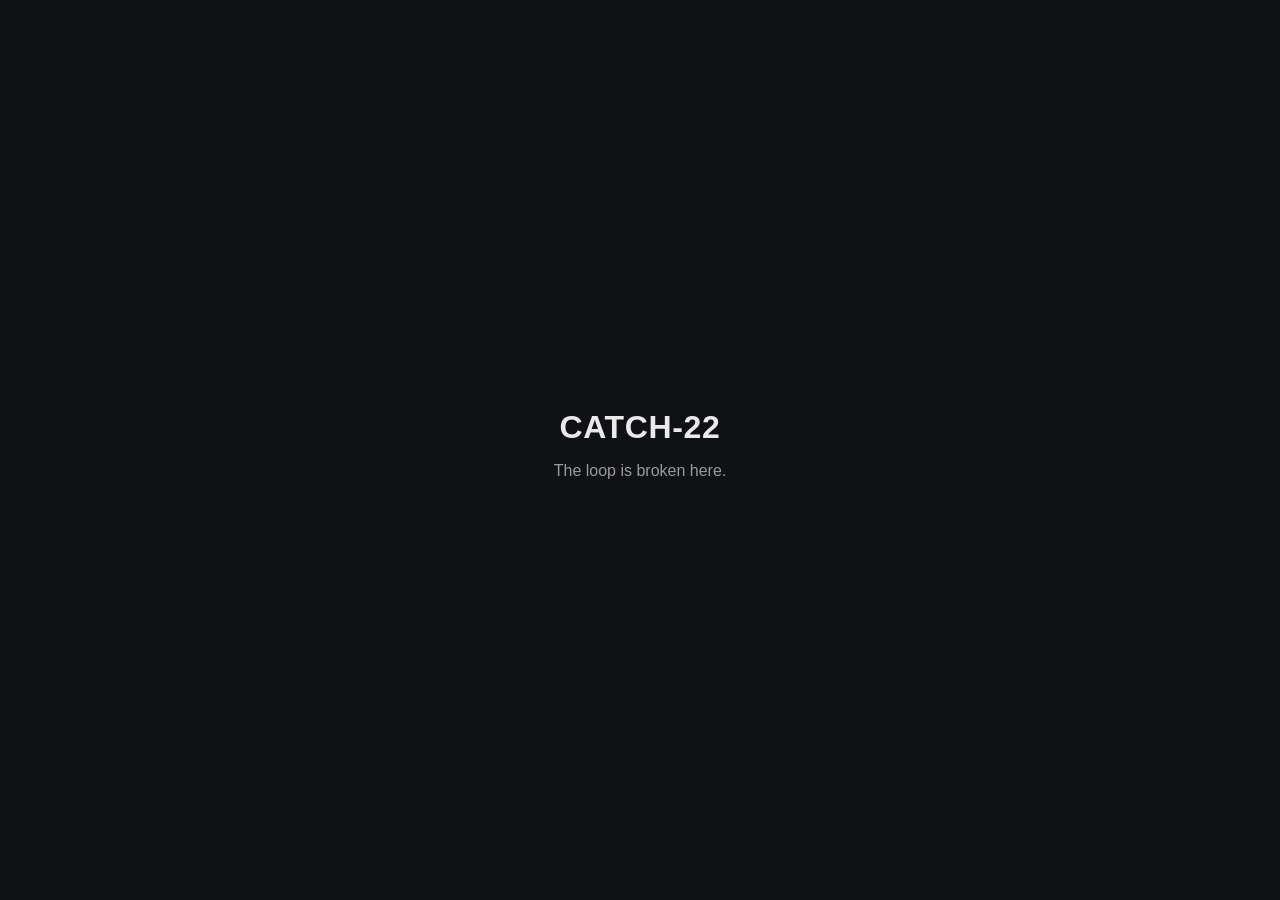
<file: catch22.html>
<!DOCTYPE html>
<html lang="en">
<head>
  <meta charset="UTF-8">
  <meta name="viewport" content="width=device-width, initial-scale=1.0">
  <title>CATCH-22</title>
  <link rel="stylesheet" href="/styles.css">
</head>
<body>
  <div class="container">
    <h1>CATCH-22</h1>
    <p class="subtitle">The loop is broken here.</p>
  </div>
</body>
</html>
</file>
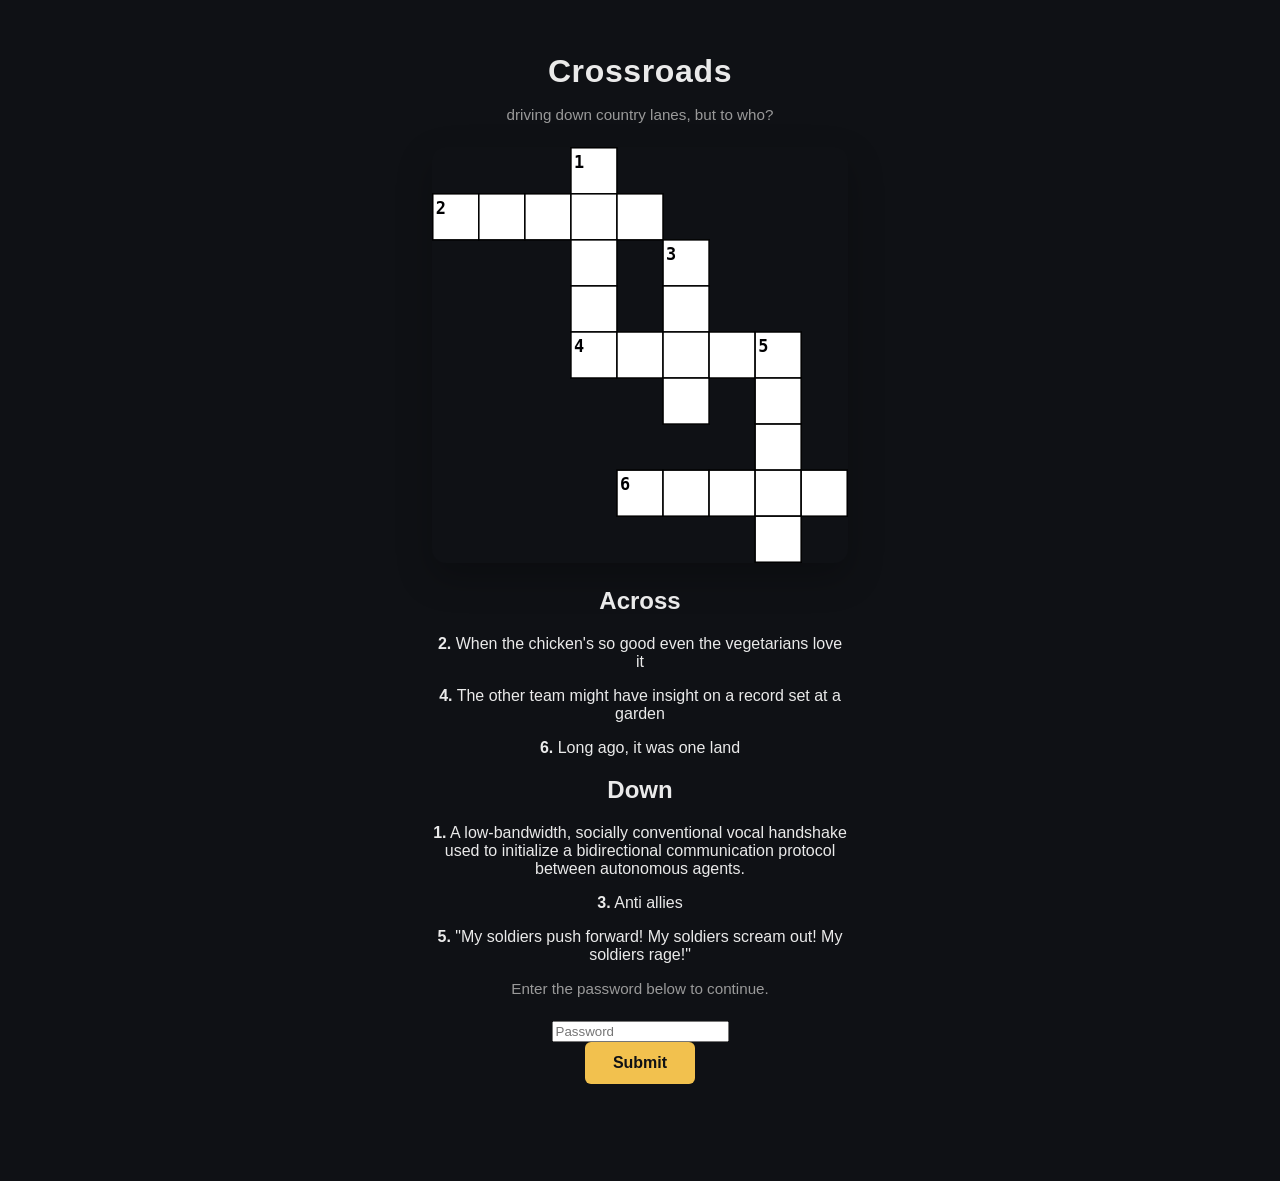
<file: crossroads.html>
<!DOCTYPE html>
<html lang="en">
<head>
  <meta charset="UTF-8">
  <meta name="viewport" content="width=device-width, initial-scale=1.0">
  <title>Crossroads</title>
  <link rel="stylesheet" href="/styles.css">
</head>
<body>
  <div class="container crossroads-page">
    <h1>Crossroads</h1>
    <p class="instructions">driving down country lanes, but to who?</p>
    <div class="image-card">
      <img src="/crossroads.svg" alt="Crossroads puzzle image">
    </div>
    <div class="clues-block">
      <h2>Across</h2>
      <p><strong>2.</strong> When the chicken's so good even the vegetarians love it</p>
      <p><strong>4.</strong> The other team might have insight on a record set at a garden</p>
      <p><strong>6.</strong> Long ago, it was one land</p>
      <h2>Down</h2>
      <p><strong>1.</strong> A low-bandwidth, socially conventional vocal handshake used to initialize a bidirectional communication protocol between autonomous agents.</p>
      <p><strong>3.</strong> Anti allies</p>
      <p><strong>5.</strong> "My soldiers push forward! My soldiers scream out! My soldiers rage!"</p>
    </div>
    <p class="instructions">Enter the password below to continue.</p>
    <input type="password" id="password-input" placeholder="Password" autocomplete="off">
    <br>
    <button id="submit-btn">Submit</button>
    <p id="message"></p>
  </div>

  <script>
    function showMessage(text, isSuccess) {
      var messageEl = document.getElementById("message");
      messageEl.textContent = text;
      messageEl.className = isSuccess ? "success" : "error";
    }

    function checkPassword() {
      var input = document.getElementById("password-input").value.trim().toLowerCase();
      if (input === "mcdonald") {
        showMessage("Password accepted. Redirecting...", true);
        setTimeout(function() {
          window.location.href = "/vigenere";
        }, 900);
      } else {
        showMessage("That password is not correct.", false);
      }
    }

    document.getElementById("submit-btn").addEventListener("click", checkPassword);
    document.getElementById("password-input").addEventListener("keydown", function (e) {
      if (e.key === "Enter") checkPassword();
    });
  </script>
</body>
</html>
</file>
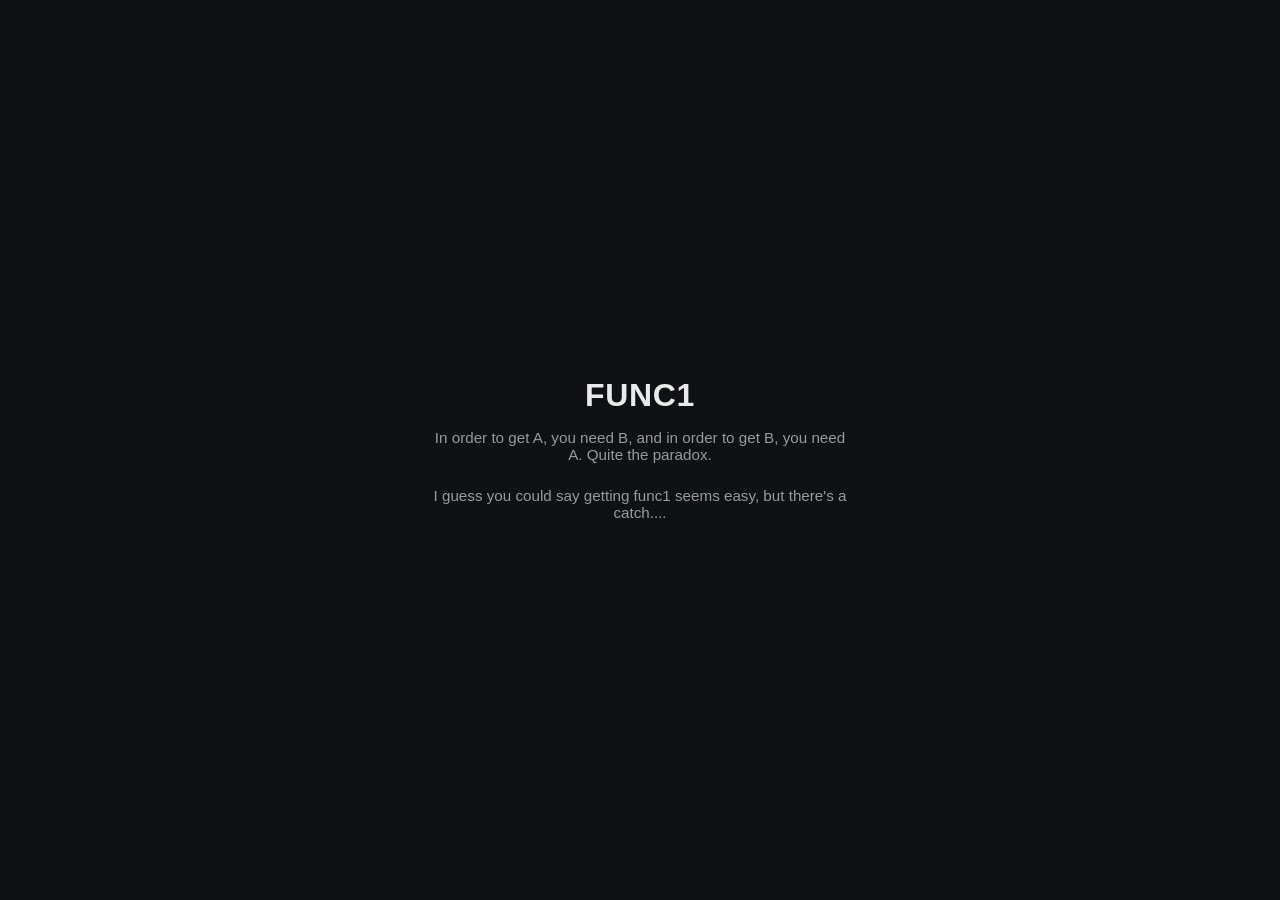
<file: func1.html>
<!DOCTYPE html>
<html lang="en">
<head>
  <meta charset="UTF-8">
  <meta name="viewport" content="width=device-width, initial-scale=1.0">
  <title>FUNC1</title>
  <link rel="stylesheet" href="/styles.css">
</head>
<body>
  <div class="container">
    <h1>FUNC1</h1>
    <p class="instructions">In order to get A, you need B, and in order to get B, you need A. Quite the paradox.</p>
    <p class="instructions">I guess you could say getting func1 seems easy, but there's a catch....</p>
  </div>
</body>
</html>
</file>
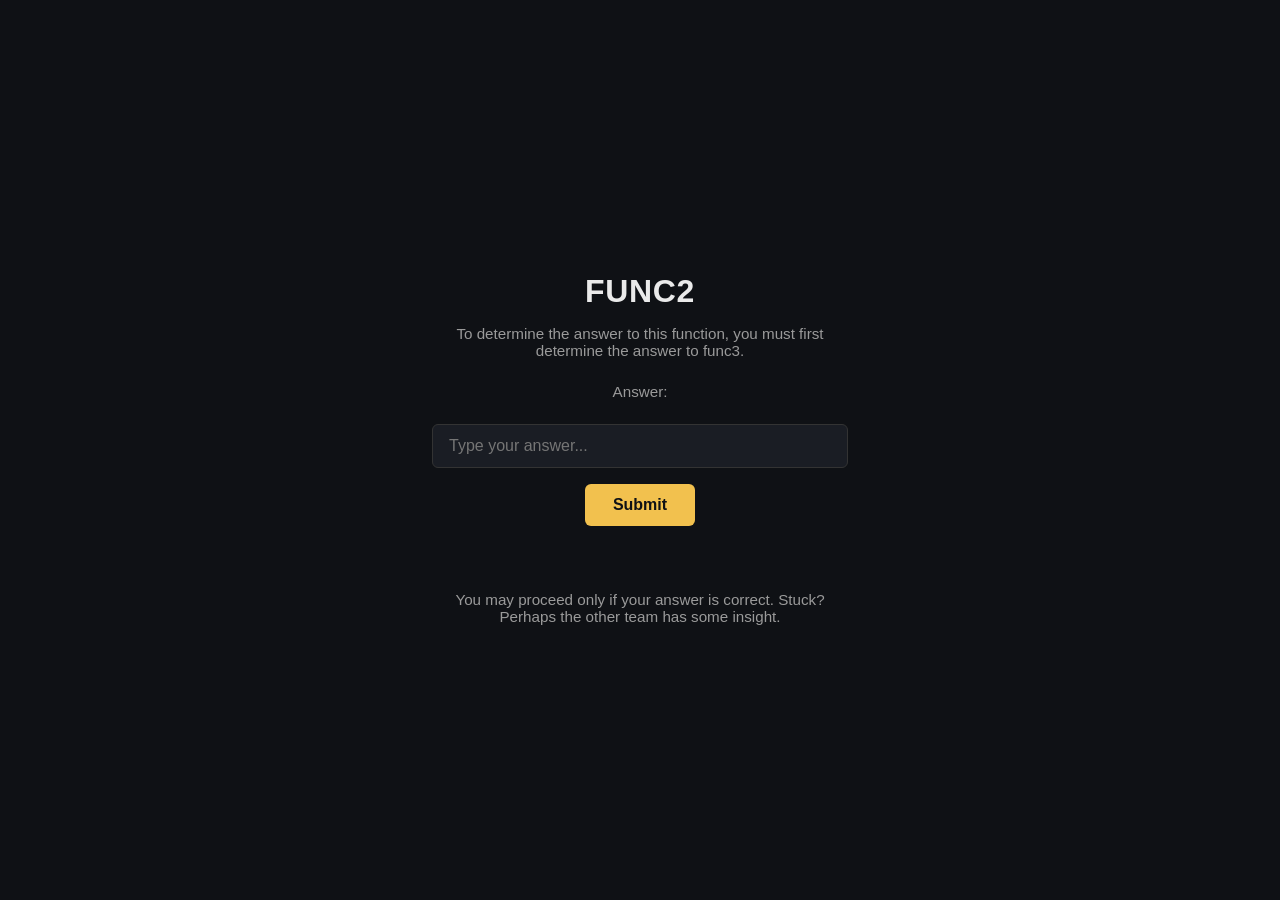
<file: func2.html>
<!DOCTYPE html>
<html lang="en">
<head>
  <meta charset="UTF-8">
  <meta name="viewport" content="width=device-width, initial-scale=1.0">
  <title>FUNC2</title>
  <link rel="stylesheet" href="/styles.css">
</head>
<body>
  <div class="container">
    <h1>FUNC2</h1>
    <p class="instructions">To determine the answer to this function, you must first determine the answer to func3.</p>
    <p class="instructions">Answer:</p>
    <input type="text" id="answer-input" placeholder="Type your answer..." autocomplete="off">
    <br>
    <button id="submit-btn">Submit</button>
    <p id="message"></p>
    <p class="instructions">You may proceed only if your answer is correct. Stuck? Perhaps the other team has some insight.</p>
  </div>

  <script>
    function showMessage(text, isSuccess) {
      var messageEl = document.getElementById("message");
      messageEl.textContent = text;
      messageEl.className = isSuccess ? "success" : "error";
    }

    function checkAnswer() {
      var input = document.getElementById("answer-input").value.trim();
      if (!input) {
        showMessage("You must enter something to continue.", false);
        return;
      }
      showMessage("FUNC2 cannot resolve without information from func3. Try visiting /func3.", false);
    }

    document.getElementById("submit-btn").addEventListener("click", checkAnswer);
    document.getElementById("answer-input").addEventListener("keydown", function (e) {
      if (e.key === "Enter") checkAnswer();
    });
  </script>

  <!-- There is no rule saying you have to enter through the front door. /catch22 is the hidden result of func2 + func3. -->
</body>
</html>
</file>
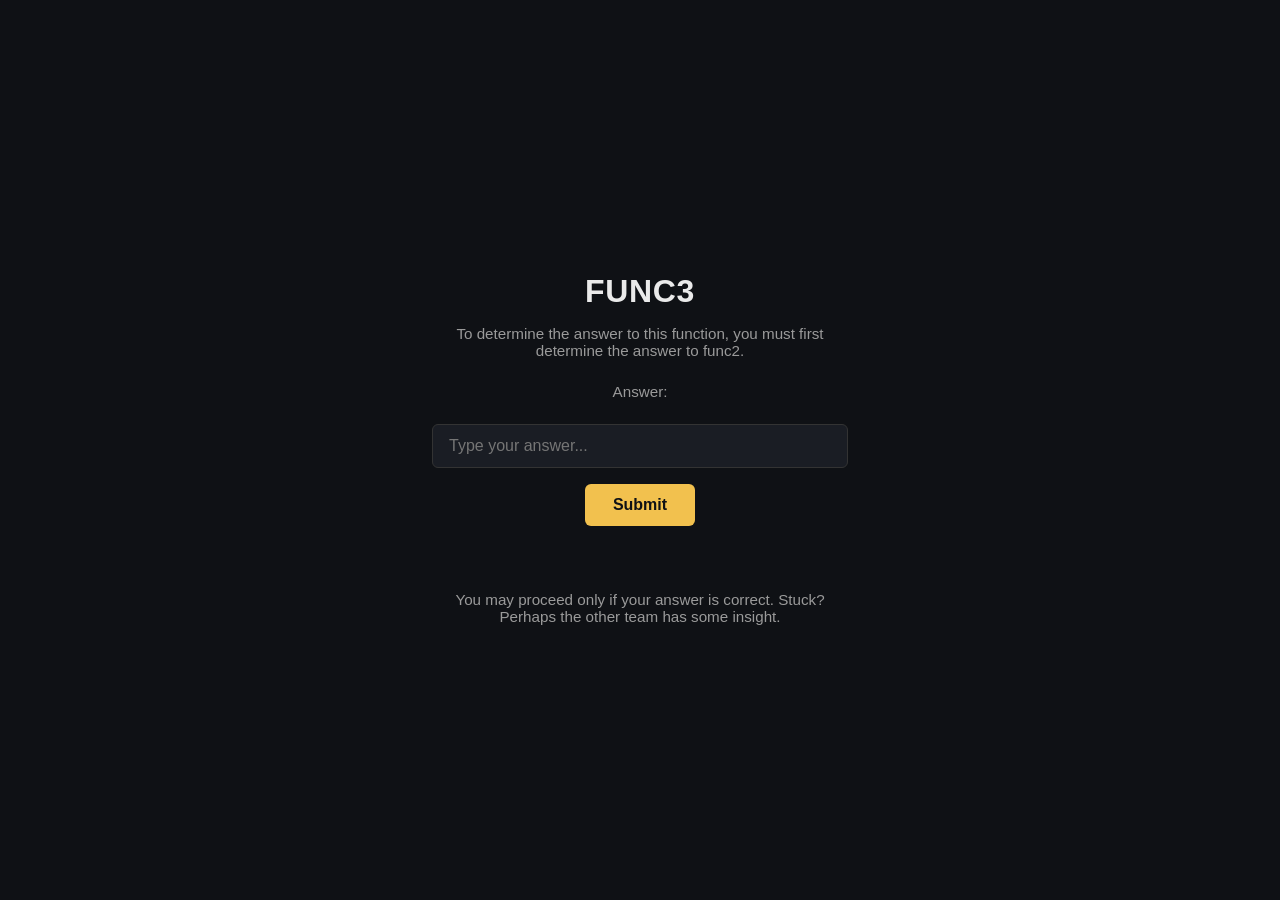
<file: func3.html>
<!DOCTYPE html>
<html lang="en">
<head>
  <meta charset="UTF-8">
  <meta name="viewport" content="width=device-width, initial-scale=1.0">
  <title>FUNC3</title>
  <link rel="stylesheet" href="/styles.css">
</head>
<body>
  <div class="container">
    <h1>FUNC3</h1>
    <p class="instructions">To determine the answer to this function, you must first determine the answer to func2.</p>
    <p class="instructions">Answer:</p>
    <input type="text" id="answer-input" placeholder="Type your answer..." autocomplete="off">
    <br>
    <button id="submit-btn">Submit</button>
    <p id="message"></p>
    <p class="instructions">You may proceed only if your answer is correct. Stuck? Perhaps the other team has some insight.</p>
  </div>

  <script>
    function showMessage(text, isSuccess) {
      var messageEl = document.getElementById("message");
      messageEl.textContent = text;
      messageEl.className = isSuccess ? "success" : "error";
    }

    function checkAnswer() {
      var input = document.getElementById("answer-input").value.trim();
      if (!input) {
        showMessage("You must enter something to continue.", false);
        return;
      }
      showMessage("FUNC3 cannot resolve without information from func2. Try visiting /func2.", false);
    }

    document.getElementById("submit-btn").addEventListener("click", checkAnswer);
    document.getElementById("answer-input").addEventListener("keydown", function (e) {
      if (e.key === "Enter") checkAnswer();
    });
  </script>

  <!-- There is no rule saying you have to enter through the front door. /catch22 is the hidden result of func2 + func3. -->
</body>
</html>
</file>
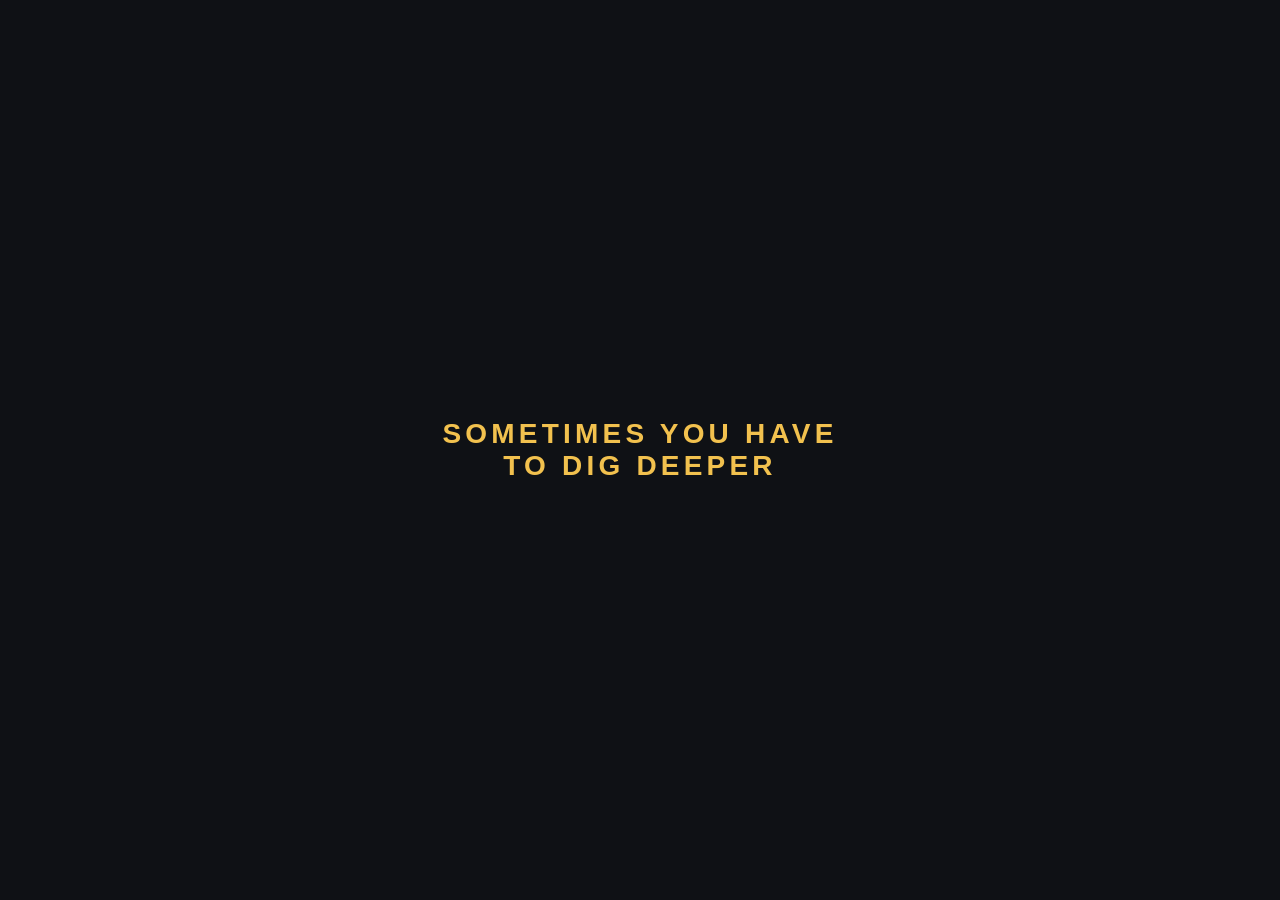
<file: lookbehindthescenes.html>
<!DOCTYPE html>
<html lang="en">
<head>
  <meta charset="UTF-8">
  <meta name="viewport" content="width=device-width, initial-scale=1.0">
  <title>lookbehindthescenes</title>
  <link rel="stylesheet" href="/styles.css">
</head>
<body>
  <div class="container">
    <p class="clue">sometimes you have to dig deeper</p>
  </div>

  <script>
    console.log(
      "%cThe next clue is hidden in: /pictures",
      "color:#6fcf97; font-size:18px; font-weight:bold;"
    );    
  </script>
</body>
</html>
</file>
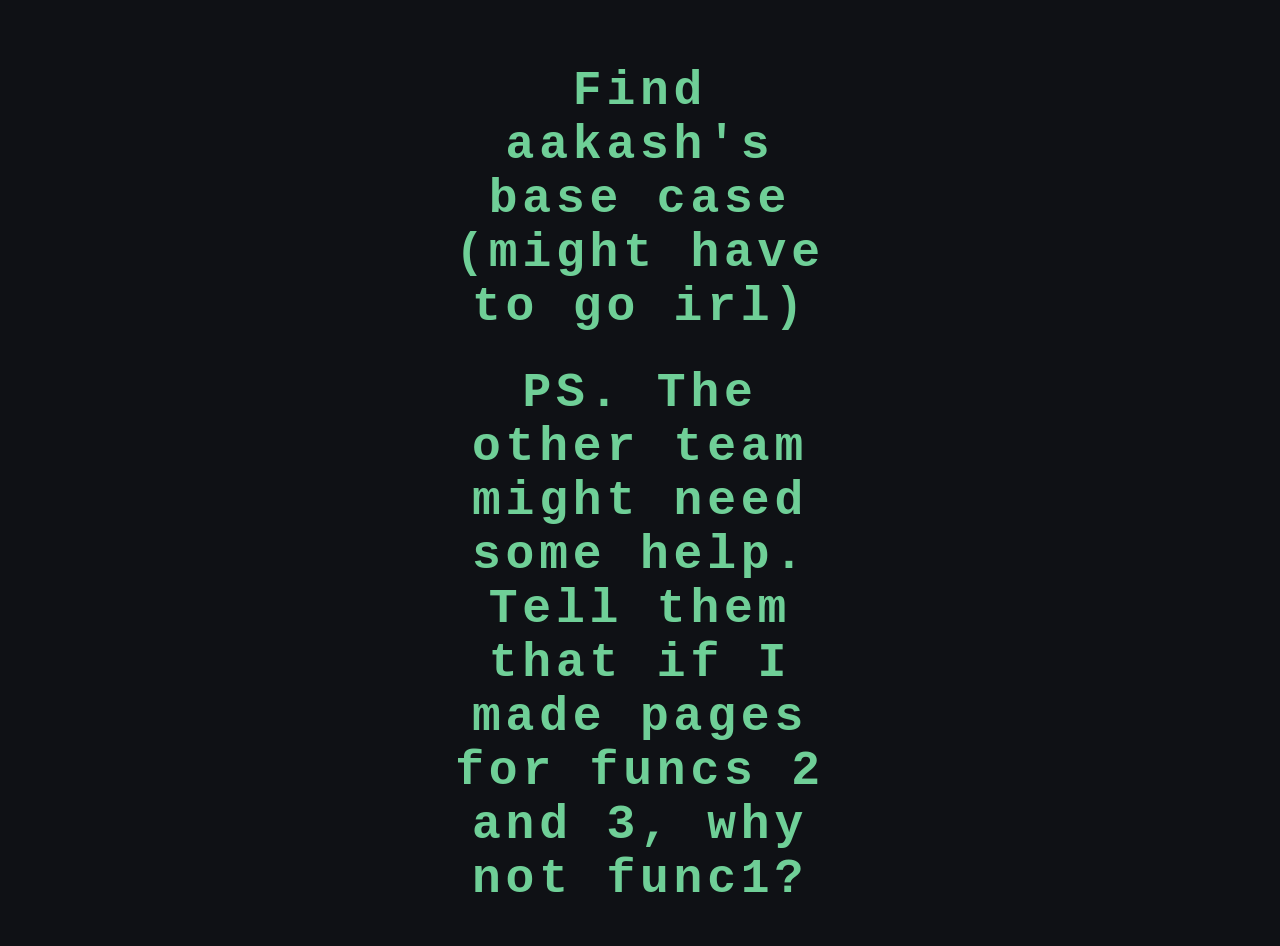
<file: pictures.html>
<!DOCTYPE html>
<html lang="en">
<head>
  <meta charset="UTF-8">
  <meta name="viewport" content="width=device-width, initial-scale=1.0">
  <title>Pictures</title>
  <link rel="stylesheet" href="/styles.css">
</head>
<body>
  <div class="container">
    <h1 class="basecase">Find aakash's base case (might have to go irl)</h1>
    <h1 class="basecase">PS. The other team might need some help. Tell them that if I made pages for funcs 2 and 3, why not func1?</h1>
  </div>
</body>
</html>
</file>
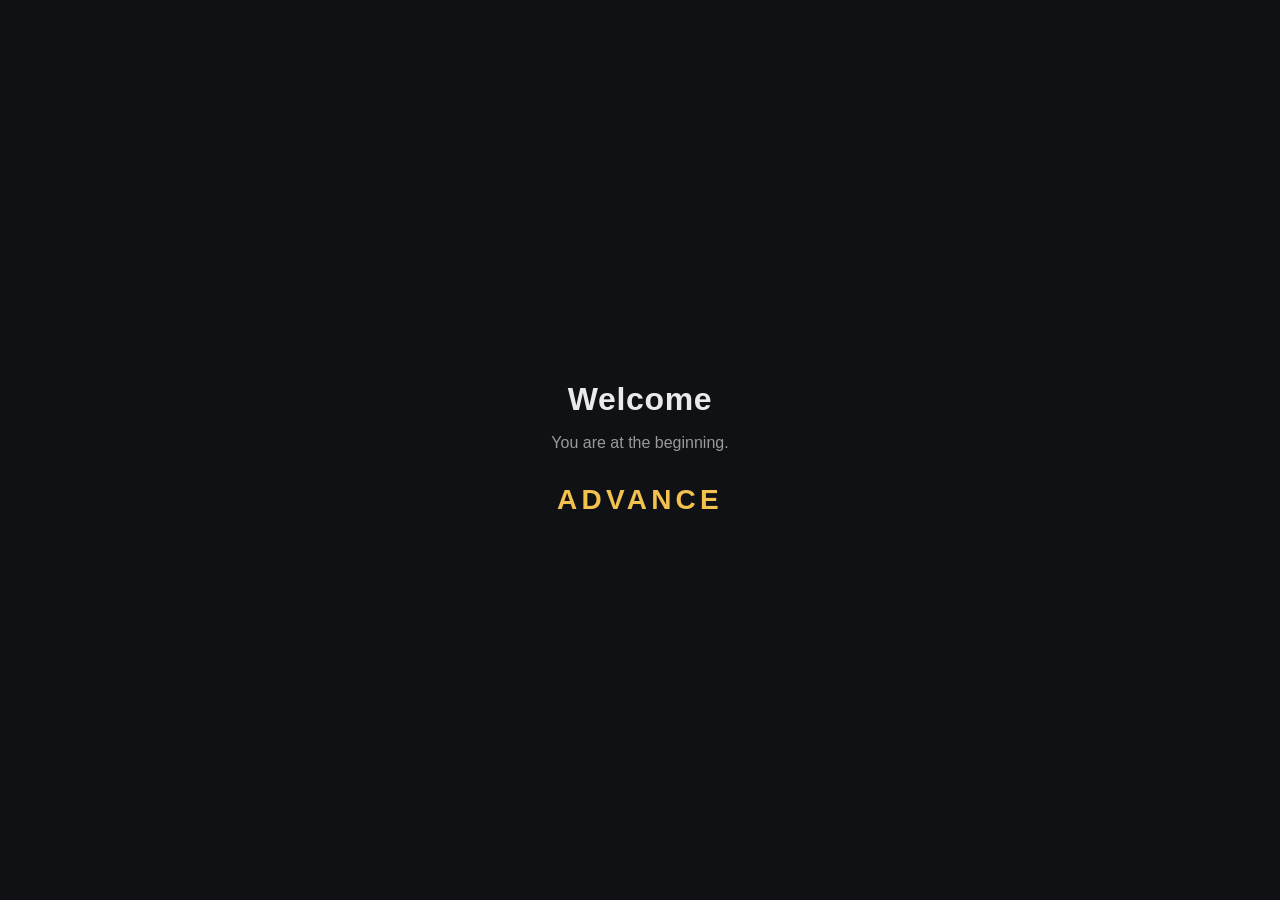
<file: step1.html>
<!DOCTYPE html>
<html lang="en">
<head>
  <meta charset="UTF-8">
  <meta name="viewport" content="width=device-width, initial-scale=1.0">
  <title>Home</title>
  <link rel="stylesheet" href="/styles.css">
</head>
<body>
  <div class="container">
    <h1>Welcome</h1>
    <p class="subtitle">You are at the beginning.</p>
    <p class="clue">Advance</p>
  </div>
</body>
</html>
</file>
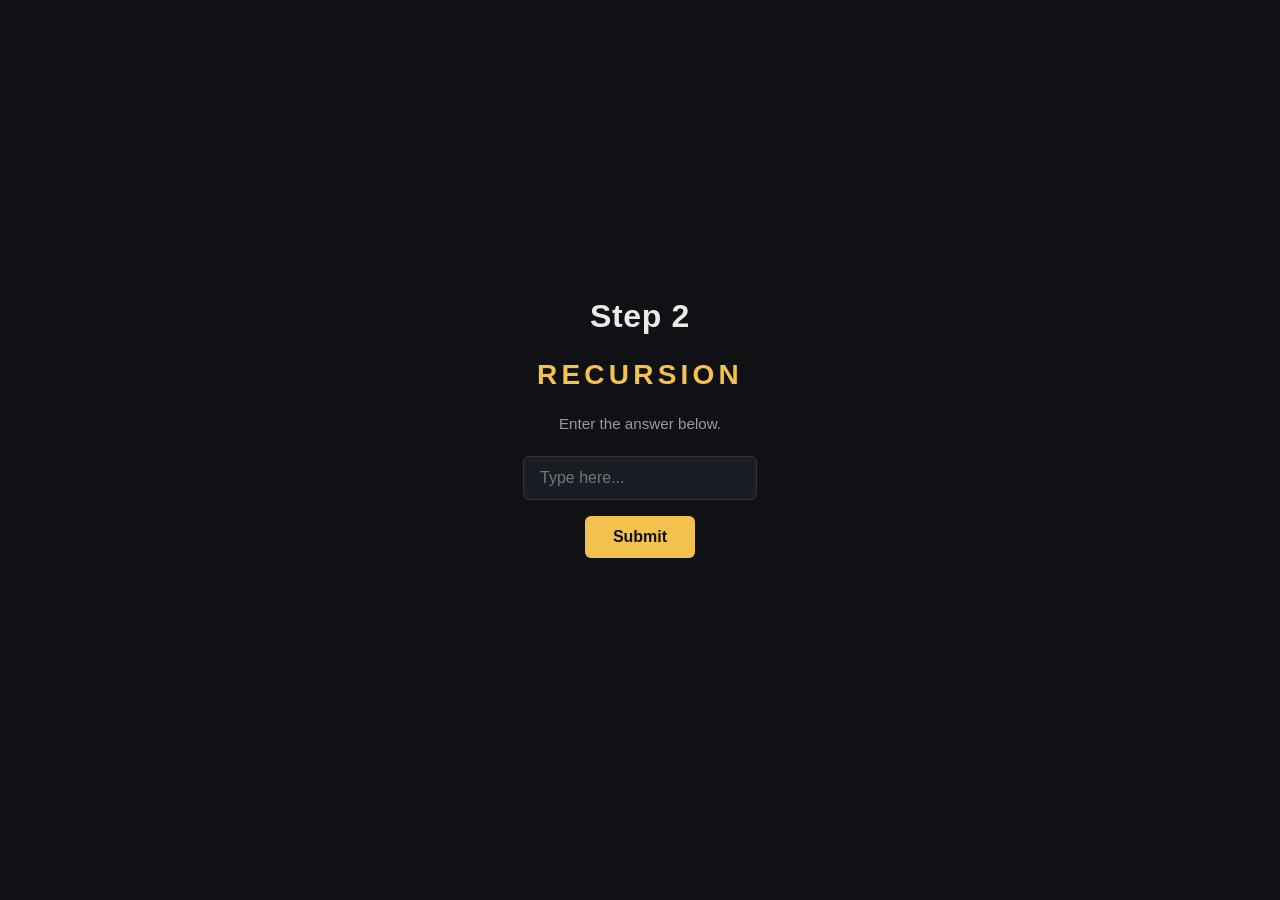
<file: step2.html>
<!DOCTYPE html>
<html lang="en">
<head>
  <meta charset="UTF-8">
  <meta name="viewport" content="width=device-width, initial-scale=1.0">
  <title>Step 2</title>
  <link rel="stylesheet" href="/styles.css">
</head>
<body>
  <div class="container">
    <h1>Step 2</h1>
    <p class="clue">Recursion</p>
    <p class="instructions">Enter the answer below.</p>
    <input type="text" id="answer-input" placeholder="Type here..." autocomplete="off">
    <br>
    <button id="submit-btn">Submit</button>
    <p id="message"></p>
  </div>

  <script>
    function normalize(str) {
      return str
        .trim()
        .toLowerCase()
        .replace(/^https?:\/\//, "")
        .replace(/^www\./, "")
        .replace(/\/+$/, "");
    }

    function checkAnswer() {
      var input = document.getElementById("answer-input").value;
      var userAnswer = normalize(input);
      var messageEl = document.getElementById("message");

      var validAnswers = [
        normalize(window.location.hostname),
        normalize(window.location.origin),
        normalize(window.location.href)
      ];

      if (userAnswer.length > 0 && validAnswers.indexOf(userAnswer) !== -1) {
        messageEl.innerHTML = "Correct. Redirecting to the next clue...";
        messageEl.className = "success";
        setTimeout(function() {
          window.location.href = "/hidden";
        }, 1200);
      } else {
        messageEl.textContent = "that's not recursive enough";
        messageEl.className = "error";
      }
    }

    document.getElementById("submit-btn").addEventListener("click", checkAnswer);
    document.getElementById("answer-input").addEventListener("keydown", function (e) {
      if (e.key === "Enter") checkAnswer();
    });
  </script>
</body>
</html>
</file>
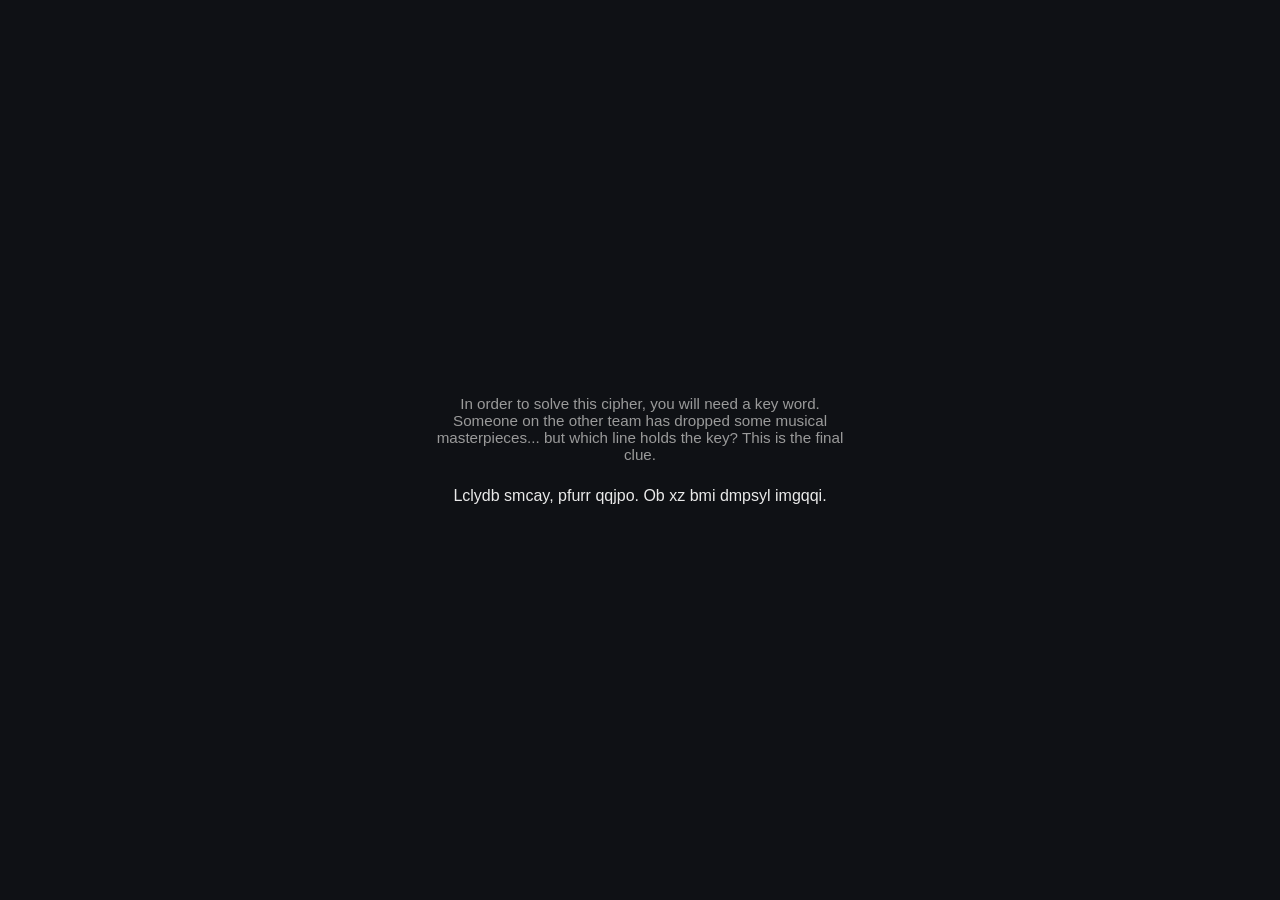
<file: vigenere.html>
<!DOCTYPE html>
<html lang="en">
<head>
  <meta charset="UTF-8">
  <meta name="viewport" content="width=device-width, initial-scale=1.0">
  <title>Vigenere</title>
  <link rel="stylesheet" href="/styles.css">
</head>
<body>
  <div class="container">
    <div class="cipher-block">
      <p class="instructions">In order to solve this cipher, you will need a key word. Someone on the other team has dropped some musical masterpieces... but which line holds the key? This is the final clue.</p>
      <p class="cipher-text">Lclydb smcay, pfurr qqjpo. Ob xz bmi dmpsyl imgqqi.</p>
    </div>
  </div>
</body>
</html>
</file>
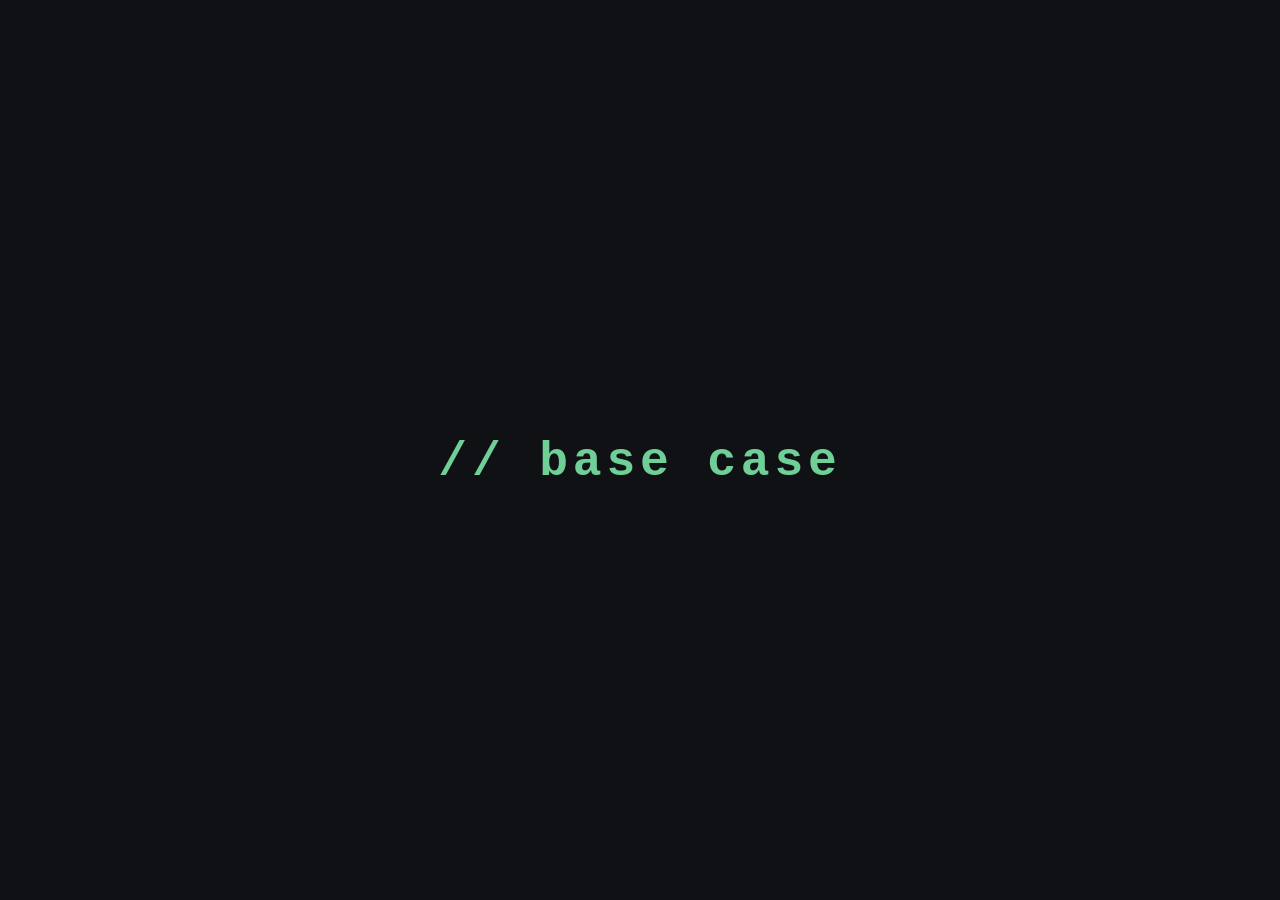
<file: puzzle-site/pictures.html>
<!DOCTYPE html>
<html lang="en">
<head>
  <meta charset="UTF-8">
  <meta name="viewport" content="width=device-width, initial-scale=1.0">
  <title>Pictures</title>
  <link rel="stylesheet" href="/styles.css">
</head>
<body>
  <div class="container">
    <h1 class="basecase">// base case</h1>
  </div>
</body>
</html>
</file>
<file: styles.css>
* {
  box-sizing: border-box;
}

body {
  margin: 0;
  min-height: 100vh;
  display: flex;
  align-items: center;
  justify-content: center;
  background: #0f1115;
  color: #eaeaea;
  font-family: -apple-system, BlinkMacSystemFont, "Segoe UI", Helvetica, Arial, sans-serif;
}

.container {
  text-align: center;
  padding: 2rem;
  max-width: 480px;
}

h1 {
  font-size: 2rem;
  margin-bottom: 0.5rem;
  letter-spacing: 0.02em;
}

.subtitle {
  color: #9a9a9a;
  margin-bottom: 2rem;
}

.clue {
  font-size: 1.75rem;
  font-weight: 700;
  letter-spacing: 0.15em;
  color: #f2c14e;
  margin: 1.5rem 0;
  text-transform: uppercase;
}

.instructions {
  color: #9a9a9a;
  margin-bottom: 1.5rem;
  font-size: 0.95rem;
}

#answer-input {
  width: 100%;
  padding: 0.75rem 1rem;
  font-size: 1rem;
  border-radius: 6px;
  border: 1px solid #333;
  background: #1a1d24;
  color: #eaeaea;
  margin-bottom: 1rem;
  outline: none;
}

#answer-input:focus {
  border-color: #f2c14e;
}

button {
  padding: 0.75rem 1.75rem;
  font-size: 1rem;
  border-radius: 6px;
  border: none;
  background: #f2c14e;
  color: #0f1115;
  font-weight: 600;
  cursor: pointer;
}

button:hover {
  background: #e0af38;
}

#message {
  margin-top: 1.5rem;
  font-size: 1.05rem;
  min-height: 1.5rem;
}

#message.success {
  color: #6fcf97;
}

.image-card {
  margin: 1.5rem auto;
  max-width: 100%;
  border-radius: 14px;
  overflow: hidden;
  box-shadow: 0 14px 35px rgba(0, 0, 0, 0.25);
}

.image-card img {
  display: block;
  width: 100%;
  height: auto;
}

.hidden-page {
  background: #000;
  color: #000;
  min-height: 100vh;
}

.hidden-container {
  position: relative;
  min-height: 100vh;
  padding: 2rem;
}

.hidden-text {
  position: absolute;
  bottom: 1rem;
  right: 1rem;
  color: #000;
  font-size: 1rem;
  line-height: 1.6;
}

.hidden-text a {
  color: inherit;
  text-decoration: none;
}

#message.error {
  color: #eb5757;
}

.basecase {
  font-size: 3rem;
  letter-spacing: 0.1em;
  color: #6fcf97;
  font-family: "Courier New", monospace;
}
</file>
